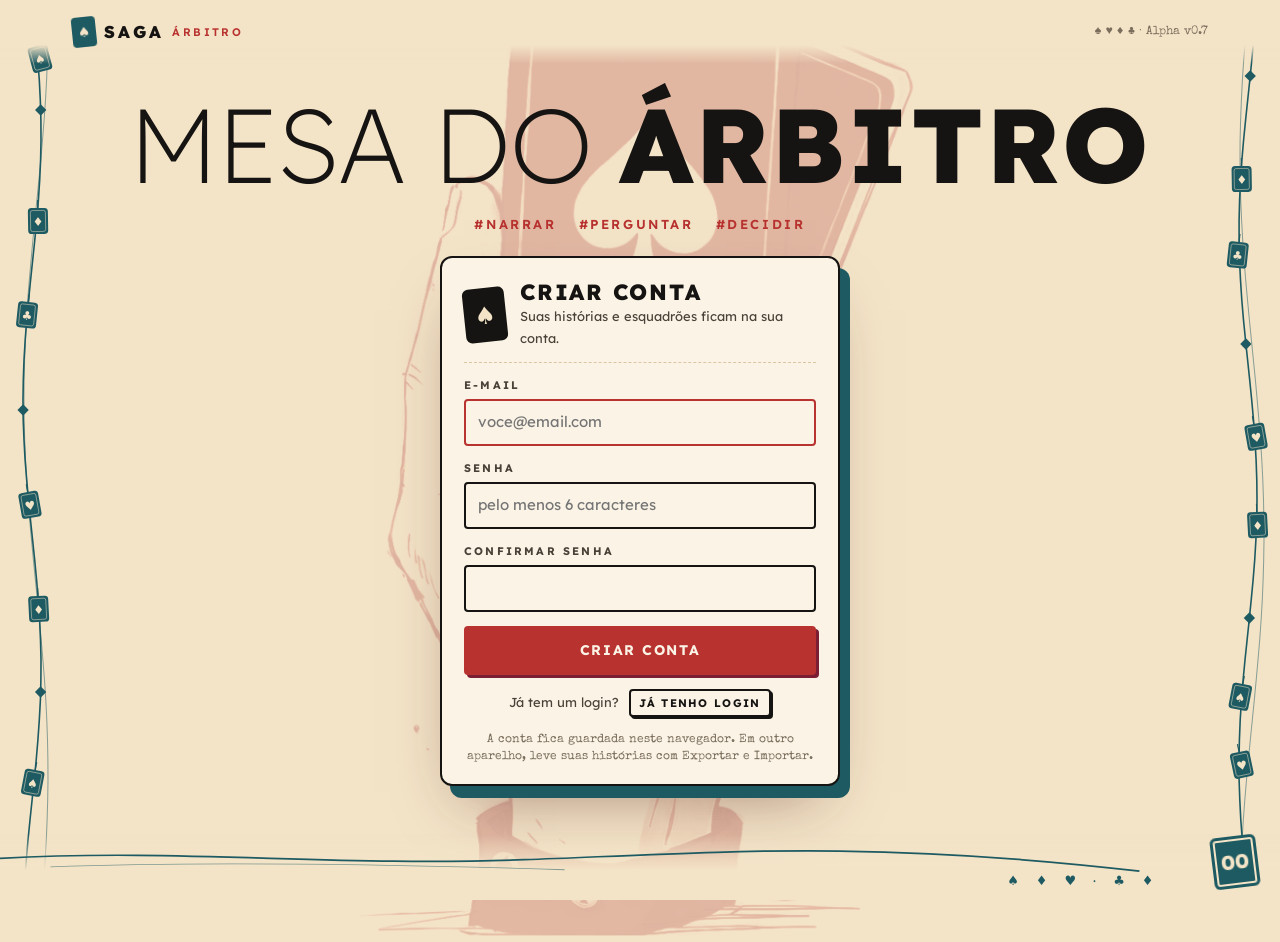
<file: saga-arbitro/index.html>
<!doctype html>
<html lang="pt-BR">
<head>
  <meta charset="utf-8">
  <meta name="viewport" content="width=device-width, initial-scale=1">
  <title>SAGA · Mesa do Árbitro</title>
  <meta name="description" content="Caderno do Árbitro de SAGA: histórias em cinco batidas e esquadrões montados a partir dos Moldes.">
  <link rel="preconnect" href="https://fonts.googleapis.com">
  <link rel="preconnect" href="https://fonts.gstatic.com" crossorigin>
  <link href="https://fonts.googleapis.com/css2?family=Lexend:wght@200;300;400;500;600;700;800&family=Special+Elite&display=swap" rel="stylesheet">
  <link rel="stylesheet" href="styles.css">
  <link rel="icon" href="data:image/svg+xml,%3Csvg xmlns='http://www.w3.org/2000/svg' viewBox='0 0 32 32'%3E%3Crect x='4' y='2' width='24' height='28' rx='4' fill='%231d5a62'/%3E%3Ctext x='16' y='22' font-size='16' text-anchor='middle' fill='%23f3e3c7'%3E%E2%99%A0%3C/text%3E%3C/svg%3E">
</head>
<body>
  <div class="vinha vinha--esq" aria-hidden="true"></div>
  <div class="vinha vinha--dir" aria-hidden="true"></div>

  <header class="topo">
    <a class="marca" href="#inicio" aria-label="Voltar pra entrada">
      <span class="marca__carta">♠</span>
      <span class="marca__nome">SAGA</span>
      <span class="marca__sub">Árbitro</span>
    </a>
    <nav class="topo__nav" id="topo-nav"></nav>
    <div class="topo__usuario" id="topo-usuario"></div>
    <span class="topo__versao">♠ ♥ ♦ ♣ · Alpha v0.7</span>
  </header>

  <main id="app" tabindex="-1"></main>

  <footer class="rodape" aria-hidden="true">
    <svg class="rodape__onda" viewBox="0 0 1200 70" preserveAspectRatio="none">
      <path d="M0 34 C 180 20, 330 46, 520 36 S 860 8, 1130 52" fill="none" stroke="currentColor" stroke-width="2.4"/>
      <path d="M50 46 C 200 38, 380 42, 560 50" fill="none" stroke="currentColor" stroke-width="1.2" opacity=".55"/>
    </svg>
    <span class="rodape__secao" id="rodape-secao">ENTRADA</span>
    <span class="rodape__naipes">♠ ♦ ♥ · ♣ ♦</span>
    <span class="rodape__pagina" id="rodape-pagina">01</span>
  </footer>

  <div class="toast" id="toast" role="status" aria-live="polite"></div>
  <div id="modal-raiz"></div>

  <script src="moldes.js"></script>
  <script src="app.js"></script>
</body>
</html>
</file>
<file: saga-arbitro/styles.css>
/* SAGA · Mesa do Árbitro
   Paleta tirada dos livros: papel pastel, tinta preta, verde-petróleo dos cartões,
   vinho das etiquetas e o vermelho da mão da capa. */
:root {
  --papel: #f3e3c7;
  --papel-2: #fbf4e6;
  --papel-3: #ead6b4;
  --tinta: #161412;
  --tinta-2: #4a4238;
  --apagado: #7a6d5c;
  --petroleo: #1d5a62;
  --petroleo-claro: #d6e5e2;
  --vinho: #7b1e34;
  --vermelho: #b8322f;
  --vermelho-claro: #e9b9a6;
  --tracejado: #d9c6a3;
  --sombra: 6px 6px 0 var(--petroleo);
  --raio: 4px;
  --lateral: 64px;
  --topo: 64px;
  --rodape: 66px;
}

* { box-sizing: border-box; }
html { -webkit-text-size-adjust: 100%; }
body {
  margin: 0;
  min-height: 100vh;
  background: var(--papel);
  color: var(--tinta);
  font-family: "Lexend", system-ui, sans-serif;
  font-size: 15px;
  line-height: 1.5;
  overflow-x: hidden;
}
button, input, select, textarea { font: inherit; color: inherit; }
button { cursor: pointer; }
a { color: inherit; }
:focus-visible { outline: 2px solid var(--vermelho); outline-offset: 2px; }
.mono { font-family: "Special Elite", ui-monospace, monospace; }
.sr { position: absolute; width: 1px; height: 1px; overflow: hidden; clip: rect(0 0 0 0); }

/* ---------- moldura: topo, vinhas, rodapé ---------- */
.topo {
  position: fixed; inset: 0 0 auto 0; height: var(--topo); z-index: 30;
  display: flex; align-items: center; gap: 24px;
  padding: 0 calc(var(--lateral) + 8px);
  background: linear-gradient(var(--papel) 70%, rgba(243,227,199,0));
}
.marca { display: flex; align-items: center; gap: 8px; text-decoration: none; }
.marca__carta {
  display: grid; place-items: center; width: 24px; height: 30px; border-radius: 4px;
  background: var(--petroleo); color: var(--papel); font-size: 14px; transform: rotate(-6deg);
}
.marca__nome { font-weight: 800; letter-spacing: .18em; font-size: 17px; }
.marca__sub { font-size: 11px; letter-spacing: .22em; text-transform: uppercase; color: var(--vermelho); font-weight: 600; }
.topo__nav { display: flex; gap: 4px; margin-left: auto; flex-wrap: wrap; }
.topo__nav a {
  text-decoration: none; font-size: 12px; font-weight: 600; letter-spacing: .16em; text-transform: uppercase;
  padding: 6px 10px; border-radius: 3px; color: var(--tinta-2);
}
.topo__nav a:hover { color: var(--tinta); background: var(--papel-3); }
.topo__nav a[aria-current="page"] { color: var(--papel); background: var(--tinta); }
.topo__versao { font-family: "Special Elite", monospace; font-size: 12px; color: var(--apagado); white-space: nowrap; }

.vinha { position: fixed; top: 0; bottom: 0; width: var(--lateral); z-index: 5; pointer-events: none; color: var(--petroleo); }
.vinha--esq { left: 0; }
.vinha--dir { right: 0; }
.vinha svg { width: 100%; height: 100%; display: block; }
.vinha .ficha { animation: balanca 6s ease-in-out infinite; transform-box: fill-box; transform-origin: 50% 0%; }
@keyframes balanca { 0%,100% { rotate: -4deg; } 50% { rotate: 4deg; } }
@media (prefers-reduced-motion: reduce) { .vinha .ficha, .entrada__voo span, .selo__anel { animation: none !important; } }

.rodape {
  position: fixed; left: 0; right: 0; bottom: 0; height: var(--rodape); z-index: 20; pointer-events: none;
  color: var(--petroleo);
  background: linear-gradient(rgba(243,227,199,0), var(--papel) 55%);
}
.rodape__onda { position: absolute; left: 0; right: 70px; bottom: 16px; width: calc(100% - 70px); height: 50px; }
.rodape__secao {
  position: absolute; left: calc(var(--lateral) + 40px); bottom: 10px;
  font-size: 11px; font-weight: 700; letter-spacing: .32em;
}
.rodape__naipes { position: absolute; right: 120px; bottom: 10px; font-size: 13px; letter-spacing: .5em; }
.rodape__pagina {
  position: absolute; right: 22px; bottom: 12px; width: 46px; height: 52px;
  display: grid; place-items: center; border-radius: 6px;
  background: var(--petroleo); color: var(--papel); font-weight: 800; font-size: 20px;
  box-shadow: inset 0 0 0 3px var(--petroleo), inset 0 0 0 5px var(--papel);
  transform: rotate(-7deg);
}

#app {
  min-height: 100vh;
  padding: calc(var(--topo) + 20px) calc(var(--lateral) + 24px) calc(var(--rodape) + 40px);
  outline: none;
}

/* ---------- botões e campos ---------- */
.btn {
  display: inline-flex; align-items: center; justify-content: center; gap: 8px;
  border: 2px solid var(--tinta); background: var(--papel-2); color: var(--tinta);
  padding: 9px 16px; border-radius: var(--raio);
  font-size: 13px; font-weight: 700; letter-spacing: .12em; text-transform: uppercase; text-decoration: none;
  box-shadow: 3px 3px 0 var(--tinta); transition: transform .08s, box-shadow .08s;
}
.btn:hover { transform: translate(-1px,-1px); box-shadow: 4px 4px 0 var(--tinta); }
.btn:active { transform: translate(2px,2px); box-shadow: 1px 1px 0 var(--tinta); }
.btn--escuro { background: var(--tinta); color: var(--papel); }
.btn--vermelho { background: var(--vermelho); border-color: var(--vermelho); color: var(--papel-2); box-shadow: 3px 3px 0 var(--vinho); }
.btn--vermelho:hover { box-shadow: 4px 4px 0 var(--vinho); }
.btn--petroleo { background: var(--petroleo); border-color: var(--petroleo); color: var(--papel-2); box-shadow: 3px 3px 0 var(--tinta); }
.btn--leve { border-color: transparent; box-shadow: none; background: transparent; padding: 6px 10px; }
.btn--leve:hover { background: var(--papel-3); box-shadow: none; transform: none; }
.btn--mini { padding: 4px 8px; font-size: 11px; box-shadow: 2px 2px 0 var(--tinta); }
.btn[disabled] { opacity: .45; pointer-events: none; }

.campo { display: grid; gap: 6px; }
.campo > span { font-size: 11px; font-weight: 700; letter-spacing: .2em; text-transform: uppercase; color: var(--tinta-2); }
.entrada-texto, .area-texto, .seletor {
  width: 100%; border: 2px solid var(--tinta); background: var(--papel-2); border-radius: var(--raio);
  padding: 10px 12px; outline: none;
}
.entrada-texto:focus, .area-texto:focus, .seletor:focus { border-color: var(--vermelho); }
.area-texto { resize: vertical; min-height: 90px; line-height: 1.6; }

.rotulo-secao {
  display: flex; align-items: baseline; gap: 14px; flex-wrap: wrap;
  margin: 0 0 6px; font-size: 13px; font-weight: 800; letter-spacing: .28em; text-transform: uppercase;
}
.rotulo-secao small { font-weight: 400; letter-spacing: .02em; text-transform: none; font-style: italic; color: var(--apagado); font-size: 14px; }

/* ---------- entrada ---------- */
.entrada {
  position: relative; min-height: calc(100vh - var(--topo) - var(--rodape) - 60px);
  display: grid; grid-template-rows: auto auto 1fr; justify-items: center; text-align: center;
}
.entrada__mao {
  position: absolute; left: 50%; top: 52%; translate: -50% -50%;
  width: min(560px, 80vw); opacity: .24; pointer-events: none; user-select: none;
  filter: saturate(1.1);
}
.entrada__titulo {
  position: relative; margin: 8px 0 0; font-size: clamp(40px, 8.2vw, 108px); line-height: 1; letter-spacing: -.01em;
  font-weight: 200; text-transform: uppercase;
}
.entrada__titulo b { font-weight: 800; letter-spacing: .02em; }
.entrada__tags {
  position: relative; margin: 18px 0 0; display: flex; gap: 22px; flex-wrap: wrap; justify-content: center;
  color: var(--vermelho); font-weight: 600; font-size: 13px; letter-spacing: .2em;
}
.entrada__palco { position: relative; display: grid; place-items: center; padding: 26px 0 10px; width: 100%; }
.carta-cta {
  position: relative; width: 230px; aspect-ratio: 5 / 7; border: 0; padding: 14px; border-radius: 16px;
  background: var(--tinta); color: var(--papel);
  box-shadow: 10px 12px 0 var(--petroleo), 0 30px 60px -20px rgba(80, 30, 20, .55);
  transform: rotate(-4deg); transition: transform .25s cubic-bezier(.2,.8,.2,1.2), box-shadow .25s;
  text-align: center;
}
.carta-cta:hover { transform: rotate(0deg) translateY(-8px) scale(1.03); box-shadow: 14px 18px 0 var(--vermelho), 0 40px 70px -24px rgba(80, 30, 20, .6); }
.carta-cta__moldura {
  position: absolute; inset: 12px; border: 1.5px solid rgba(243,227,199,.55); border-radius: 10px;
  display: grid; grid-template-rows: auto 1fr auto; padding: 14px 10px;
}
.carta-cta__canto { font-size: 14px; font-weight: 800; text-align: left; line-height: 1; }
.carta-cta__canto--b { text-align: right; transform: rotate(180deg); }
.carta-cta__miolo { display: grid; place-content: center; gap: 10px; }
.carta-cta__naipe { font-size: 64px; line-height: 1; color: var(--papel); }
.carta-cta__texto { font-size: 19px; font-weight: 800; letter-spacing: .1em; text-transform: uppercase; line-height: 1.15; }
.carta-cta__sub { font-family: "Special Elite", monospace; font-size: 12px; color: var(--vermelho-claro); }
.entrada__voo { position: absolute; right: 18%; top: 4%; color: var(--vermelho); font-size: 20px; }
.entrada__voo span { display: inline-block; animation: flutua 5s ease-in-out infinite; margin: 0 4px; }
.entrada__voo span:nth-child(2) { animation-delay: .7s; font-size: 15px; }
.entrada__voo span:nth-child(3) { animation-delay: 1.3s; font-size: 24px; }
.entrada__voo span:nth-child(4) { animation-delay: 2s; font-size: 14px; }
@keyframes flutua { 0%,100% { transform: translateY(0) rotate(-8deg); } 50% { transform: translateY(-10px) rotate(8deg); } }
.entrada__contador {
  position: fixed; left: calc(var(--lateral) + 40px); bottom: 46px; z-index: 21;
  font-size: 11px; font-weight: 700; letter-spacing: .2em;
}
.entrada__contador b { color: var(--tinta); }
.entrada__contador span { color: var(--apagado); }
.selo {
  position: fixed; right: calc(var(--lateral) + 30px); bottom: 92px; width: 108px; height: 108px; z-index: 21;
  display: grid; place-items: center; color: var(--papel-2);
}
.selo__fundo { position: absolute; inset: 0; color: var(--vermelho); }
.selo__anel { position: absolute; inset: 0; animation: gira 22s linear infinite; }
@keyframes gira { to { rotate: 360deg; } }
.selo__miolo { position: relative; font-size: 28px; }

/* ---------- login ---------- */
.topo__usuario { display: flex; align-items: center; gap: 8px; min-width: 0; }
.topo__usuario:empty { display: none; }
.topo__email { font-size: 12px; color: var(--tinta-2); max-width: 200px; overflow: hidden; text-overflow: ellipsis; white-space: nowrap; }
.login {
  position: relative; width: min(400px, 100%); display: grid; gap: 14px; text-align: left;
  background: var(--papel-2); border: 2px solid var(--tinta); border-radius: 12px; padding: 22px 22px 18px;
  box-shadow: 10px 12px 0 var(--petroleo), 0 30px 60px -24px rgba(80, 30, 20, .5);
}
.login__cabeca { display: flex; gap: 14px; align-items: center; padding-bottom: 12px; border-bottom: 1.5px dashed var(--tracejado); }
.login__naipe {
  display: grid; place-items: center; width: 42px; height: 54px; flex: none; border-radius: 6px;
  background: var(--tinta); color: var(--papel); font-size: 24px; transform: rotate(-6deg);
}
.login__cabeca strong { display: block; font-size: 22px; font-weight: 800; letter-spacing: .08em; text-transform: uppercase; line-height: 1.1; }
.login__cabeca small { color: var(--tinta-2); font-size: 13px; }
.login__erro { margin: 0; min-height: 1.2em; color: var(--vermelho); font-weight: 600; font-size: 13px; }
.login__erro:empty { display: none; }
.login__enviar { width: 100%; padding: 12px; font-size: 14px; }
.login__troca { display: flex; gap: 10px; align-items: center; justify-content: center; flex-wrap: wrap; font-size: 13px; color: var(--tinta-2); }
.login__nota { margin: 0; font-family: "Special Elite", monospace; font-size: 11.5px; color: var(--apagado); text-align: center; }
.entrada--login .entrada__palco { padding-top: 22px; }

/* ---------- lista de histórias ---------- */
.pagina { max-width: 1120px; margin: 0 auto; }
.pagina__cabeca { display: flex; align-items: end; gap: 16px; flex-wrap: wrap; margin: 6px 0 26px; }
.pagina__titulo { margin: 0; font-size: clamp(32px, 5vw, 56px); font-weight: 200; text-transform: uppercase; line-height: 1; }
.pagina__titulo b { font-weight: 800; }
.pagina__acoes { margin-left: auto; display: flex; gap: 10px; flex-wrap: wrap; }

.grade-historias { display: grid; grid-template-columns: repeat(auto-fill, minmax(260px, 1fr)); gap: 22px; }
.ficha-historia {
  position: relative; text-align: left; border: 2px solid var(--tinta); border-radius: 8px; background: var(--papel-2);
  padding: 18px 18px 14px; box-shadow: var(--sombra); display: grid; gap: 10px; text-decoration: none;
  transition: transform .12s;
}
.ficha-historia:hover { transform: translate(-2px, -2px); }
.ficha-historia h3 { margin: 0; font-size: 20px; font-weight: 800; line-height: 1.2; padding-right: 30px; }
.ficha-historia__meta { display: flex; gap: 14px; font-size: 12px; color: var(--tinta-2); flex-wrap: wrap; }
.ficha-historia__naipe { position: absolute; right: 14px; top: 12px; font-size: 22px; color: var(--vermelho); }
.ficha-historia__rodape { display: flex; justify-content: space-between; align-items: center; border-top: 1.5px dashed var(--tracejado); padding-top: 10px; }
.ficha-historia__data { font-family: "Special Elite", monospace; font-size: 12px; color: var(--apagado); }
.ficha-nova { text-decoration: none;
  border: 2px dashed var(--tinta-2); border-radius: 8px; background: transparent; min-height: 170px;
  display: grid; place-content: center; gap: 6px; text-align: center; color: var(--tinta-2);
  font-weight: 700; letter-spacing: .14em; text-transform: uppercase; font-size: 13px;
}
.ficha-nova:hover { background: var(--papel-3); color: var(--tinta); }
.ficha-nova big { font-size: 40px; font-weight: 200; line-height: 1; }
.vazio { text-align: center; color: var(--tinta-2); padding: 30px 10px; }

/* ---------- modal ---------- */
.modal-fundo {
  position: fixed; inset: 0; z-index: 60; background: rgba(22, 20, 18, .5);
  display: grid; place-items: center; padding: 16px; animation: aparece .15s ease-out;
}
@keyframes aparece { from { opacity: 0; } }
.modal {
  width: min(640px, 100%); max-height: calc(100vh - 32px); overflow: auto;
  background: var(--papel); border: 2px solid var(--tinta); border-radius: 10px; box-shadow: 8px 8px 0 var(--tinta);
  padding: 26px;
}
.modal h2 { margin: 0 0 4px; font-size: 26px; font-weight: 800; text-transform: uppercase; letter-spacing: .04em; }
.modal p.sub { margin: 0 0 18px; color: var(--tinta-2); }
.modal__acoes { display: flex; gap: 10px; justify-content: flex-end; margin-top: 20px; flex-wrap: wrap; }
.escolhas { display: grid; grid-template-columns: 1fr 1fr; gap: 16px; }
.escolha {
  text-align: left; border: 2px solid var(--tinta); border-radius: 10px; background: var(--papel-2); padding: 18px;
  box-shadow: 5px 5px 0 var(--petroleo); display: grid; gap: 8px; align-content: start;
}
.escolha:hover { transform: translate(-2px, -2px); box-shadow: 7px 7px 0 var(--vermelho); }
.escolha__naipe { font-size: 32px; line-height: 1; color: var(--vermelho); }
.escolha strong { font-size: 18px; font-weight: 800; text-transform: uppercase; letter-spacing: .06em; }
.escolha span { font-size: 13px; color: var(--tinta-2); }

/* ---------- cabeçalho da história ---------- */
.historia-topo { display: flex; align-items: center; gap: 14px; flex-wrap: wrap; margin-bottom: 18px; }
.historia-topo__nome {
  flex: 1 1 280px; min-width: 0; border: 0; border-bottom: 2px solid transparent; background: transparent;
  font-size: clamp(28px, 4.4vw, 48px); font-weight: 800; text-transform: uppercase; letter-spacing: .01em; padding: 0; line-height: 1.1;
}
.historia-topo__nome:hover { border-bottom-color: var(--tracejado); }
.historia-topo__nome:focus { outline: none; border-bottom-color: var(--vermelho); }
.abas { display: inline-flex; border: 2px solid var(--tinta); border-radius: 6px; overflow: hidden; background: var(--papel-2); }
.abas a, .abas button {
  border: 0; background: transparent; padding: 9px 16px; text-decoration: none;
  font-size: 12px; font-weight: 700; letter-spacing: .18em; text-transform: uppercase;
}
.abas a + a, .abas button + button { border-left: 2px solid var(--tinta); }
.abas [aria-current="page"], .abas [aria-pressed="true"] { background: var(--tinta); color: var(--papel); }
.salvo { font-family: "Special Elite", monospace; font-size: 12px; color: var(--apagado); min-width: 90px; }

/* ---------- cinco batidas ---------- */
.batidas { display: grid; gap: 18px; counter-reset: batida; }
.batida {
  display: grid; grid-template-columns: 72px 1fr auto; gap: 0; border: 2px solid var(--tinta); border-radius: 6px;
  background: var(--papel-2); box-shadow: var(--sombra); overflow: hidden;
}
.batida__num {
  background: var(--tinta); color: var(--papel); display: grid; place-content: center; text-align: center; gap: 2px;
  font-size: 30px; font-weight: 800;
}
.batida__num small { font-size: 16px; color: var(--vermelho-claro); }
.batida__corpo { padding: 12px 16px 14px; display: grid; gap: 6px; }
.batida__titulo { display: flex; gap: 10px; align-items: baseline; flex-wrap: wrap; }
.batida__titulo strong { font-size: 15px; font-weight: 800; letter-spacing: .2em; text-transform: uppercase; }
.batida__titulo em { color: var(--apagado); font-size: 13px; }
.batida .area-texto { border-width: 0; border-top: 1.5px dashed var(--tracejado); border-radius: 0; padding: 8px 0 0; background: transparent; min-height: 70px; }
.batida__marca { display: grid; grid-template-rows: 1fr 1fr; border-left: 2px solid var(--tinta); }
.batida__marca button {
  width: 54px; border: 0; background: var(--papel-2); font-size: 22px; font-weight: 800; color: var(--tinta-2);
}
.batida__marca button + button { border-top: 2px solid var(--tinta); }
.batida__marca button[aria-pressed="true"].mais { background: var(--petroleo); color: var(--papel); }
.batida__marca button[aria-pressed="true"].menos { background: var(--vermelho); color: var(--papel); }
.placar {
  margin-top: 26px; border: 2px solid var(--tinta); border-radius: 6px; background: var(--petroleo-claro);
  padding: 16px 18px; display: grid; grid-template-columns: auto 1fr; gap: 6px 18px; align-items: center;
}
.placar__conta { font-size: 26px; font-weight: 800; white-space: nowrap; }
.placar__conta .m { color: var(--petroleo); }
.placar__conta .n { color: var(--vermelho); }
.placar p { margin: 0; }
.notas-livres .area-texto {
  min-height: 60vh; font-size: 16px; line-height: 1.8;
  background:
    linear-gradient(var(--papel-2) 0 0) padding-box,
    var(--papel-2);
  background-image: repeating-linear-gradient(transparent 0 28.4px, var(--tracejado) 28.4px 29.8px);
  background-position: 0 10px; box-shadow: var(--sombra); border-radius: 6px;
}
.preparo { margin-top: 30px; display: grid; grid-template-columns: repeat(auto-fit, minmax(240px, 1fr)); gap: 16px; }
.dica {
  border-left: 4px solid var(--vermelho); padding: 6px 12px; font-size: 13px; color: var(--tinta-2); background: rgba(251,244,230,.6);
}
.dica b { color: var(--tinta); letter-spacing: .14em; font-size: 11px; text-transform: uppercase; display: block; }

/* ---------- esquadrões ---------- */
.grade-esquadroes { display: grid; grid-template-columns: repeat(auto-fill, minmax(300px, 1fr)); gap: 22px; }
.ficha-esq { border: 2px solid var(--tinta); border-radius: 8px; background: var(--papel-2); box-shadow: var(--sombra); overflow: hidden; display: grid; }
.ficha-esq__cabeca { background: var(--tinta); color: var(--papel); padding: 12px 16px; display: flex; justify-content: space-between; gap: 10px; align-items: center; }
.ficha-esq__cabeca strong { font-size: 16px; font-weight: 800; letter-spacing: .12em; text-transform: uppercase; overflow-wrap: anywhere; }
.ficha-esq__cabeca span { font-family: "Special Elite", monospace; font-size: 12px; color: var(--vermelho-claro); white-space: nowrap; }
.ficha-esq ul { list-style: none; margin: 0; padding: 10px 16px; display: grid; gap: 4px; }
.ficha-esq li { display: flex; justify-content: space-between; gap: 10px; font-size: 14px; border-bottom: 1.5px dashed var(--tracejado); padding: 4px 0; }
.ficha-esq li:last-child { border-bottom: 0; }
.ficha-esq__acoes { display: flex; gap: 8px; padding: 10px 16px 14px; flex-wrap: wrap; }

.editor-cabeca {
  display: grid; grid-template-columns: 1fr auto auto; gap: 16px; align-items: end; margin-bottom: 18px;
  border: 2px solid var(--tinta); border-radius: 8px; padding: 16px; background: var(--papel-2); box-shadow: var(--sombra);
}
.editor-cabeca .entrada-texto { font-size: 20px; font-weight: 700; }
.contador { display: inline-flex; align-items: center; border: 2px solid var(--tinta); border-radius: var(--raio); background: var(--papel-2); }
.contador button { border: 0; background: transparent; width: 36px; height: 40px; font-size: 18px; font-weight: 700; }
.contador button:hover { background: var(--papel-3); }
.contador output { min-width: 34px; text-align: center; font-weight: 800; font-size: 18px; }
.barra-salvar {
  position: sticky; top: calc(var(--topo) + 4px); z-index: 15; display: flex; gap: 12px; align-items: center; flex-wrap: wrap;
  padding: 10px 14px; margin-bottom: 22px; border-radius: 8px; background: var(--tinta); color: var(--papel);
}
.barra-salvar__estado { font-family: "Special Elite", monospace; font-size: 13px; }
.barra-salvar__estado.sujo { color: #ffb19c; }
.barra-salvar .btn { box-shadow: none; }
.barra-salvar__fim { margin-left: auto; display: flex; gap: 10px; flex-wrap: wrap; }
.barra-salvar .btn--leve { color: var(--papel); }
.barra-salvar .btn--leve:hover { background: rgba(255,255,255,.1); }
.lista-oponentes { display: grid; grid-template-columns: repeat(auto-fill, minmax(330px, 1fr)); gap: 24px 22px; align-items: start; }
.lista-oponentes > .adicionar-grande { grid-column: 1 / -1; }

/* ---------- cartão de molde (estilo do Livro de Oponentes) ---------- */
.cartao {
  border: 2px solid var(--tinta); background: var(--papel-2); box-shadow: var(--sombra);
  display: grid; align-content: start; min-width: 0;
}
.cartao__cabeca {
  background: var(--tinta); color: var(--papel); padding: 9px 12px; display: flex; align-items: center; gap: 10px; min-width: 0;
}
.cartao__num { font-weight: 800; font-size: 15px; padding: 1px 6px; background: var(--papel); color: var(--tinta); border-radius: 2px; }
.cartao__nome { font-weight: 800; letter-spacing: .2em; text-transform: uppercase; font-size: 15px; min-width: 0; overflow-wrap: anywhere; }
.cartao__nome-input {
  flex: 1 1 auto; min-width: 0; border: 0; border-bottom: 1.5px dashed rgba(243,227,199,.5); background: transparent; color: var(--papel);
  font-weight: 800; letter-spacing: .16em; text-transform: uppercase; font-size: 16px; padding: 2px 0;
}
.cartao__nome-input:focus { outline: none; border-bottom-color: var(--vermelho-claro); }
.pos { margin-left: auto; font-size: 10.5px; font-weight: 700; letter-spacing: .2em; padding: 3px 8px; border-radius: 2px; text-transform: uppercase; white-space: nowrap; }
.pos--frente { background: var(--vinho); color: #f6dfe3; }
.pos--meio { background: var(--petroleo); color: var(--papel); }
.pos--tras { background: #3d3a36; color: var(--papel); }
.cartao__resumo { background: var(--petroleo-claro); padding: 4px 12px; font-size: 13px; font-weight: 600; font-style: italic; border-bottom: 2px solid var(--tinta); }
.cartao__info { padding: 8px 12px 2px; font-size: 13px; display: grid; gap: 3px; }
.cartao__info b { font-size: 10px; letter-spacing: .22em; text-transform: uppercase; color: var(--petroleo); margin-right: 8px; }
.cartao__pecas { padding: 6px 12px 10px; display: grid; }
.linha {
  display: grid; grid-template-columns: 84px 1fr auto; gap: 10px; align-items: start; padding: 7px 0;
  border-bottom: 1.5px dashed var(--tracejado); font-size: 13.5px;
}
.linha:last-child { border-bottom: 0; }
.linha--especial { background: var(--petroleo-claro); margin: 6px -12px -10px; padding: 9px 12px 12px; border-top: 2px solid var(--tinta); border-bottom: 0; }
.tag {
  display: inline-block; text-align: center; font-size: 9.5px; font-weight: 700; letter-spacing: .16em; text-transform: uppercase;
  padding: 3px 4px; border-radius: 2px; background: var(--tinta); color: var(--papel); margin-top: 2px;
}
.tag--especial { background: var(--petroleo); }
.tier-chip {
  font-size: 9.5px; font-weight: 700; letter-spacing: .14em; padding: 2px 5px; border: 1.5px solid var(--petroleo); color: var(--petroleo);
  background: var(--papel-2); white-space: nowrap; margin-top: 2px;
}
.linha__nome { font-weight: 700; }
.linha__nota { font-style: italic; color: var(--apagado); }
.linha__parase { display: block; margin-top: 4px; font-weight: 700; }
.n-caido, .n-atordoado, .n-ardendo, .n-exposto { font-weight: 700; color: var(--petroleo); }
.n-ardendo { color: var(--vermelho); }
.n-roubo { font-weight: 700; color: var(--vinho); }
body.na-entrada .rodape__secao { display: none; }
.dano {
  display: inline-grid; place-items: center; min-width: 20px; height: 20px; padding: 0 4px; border-radius: 3px;
  background: var(--tinta); color: var(--papel); font-weight: 800; font-size: 12px; vertical-align: 1px;
}
.dano--num { background: var(--vermelho); }
.peca-input {
  border: 0; border-bottom: 1.5px dashed var(--tracejado); background: transparent; font-weight: 700; padding: 0 0 1px;
  width: auto; max-width: 100%;
}
.peca-input:focus { outline: none; border-bottom-color: var(--vermelho); }

/* cartão no editor */
.oponente { position: relative; }
.icone-btn {
  width: 30px; height: 30px; display: grid; place-items: center; border: 2px solid var(--tinta); border-radius: var(--raio);
  background: var(--papel-2); font-size: 14px; font-weight: 800; line-height: 1;
}
.icone-btn:hover { background: var(--papel-3); }
.icone-btn[disabled] { opacity: .3; pointer-events: none; }
.controles {
  display: flex; flex-wrap: wrap; gap: 14px 22px; align-items: center; padding: 12px; border-bottom: 2px solid var(--tinta); background: var(--papel);
}
.controle { display: grid; gap: 4px; }
.controle > span { font-size: 10px; font-weight: 700; letter-spacing: .22em; text-transform: uppercase; color: var(--tinta-2); }
.segmentos { display: inline-flex; border: 2px solid var(--tinta); border-radius: var(--raio); overflow: hidden; background: var(--papel-2); }
.segmentos button { border: 0; background: transparent; padding: 6px 11px; font-size: 12px; font-weight: 700; letter-spacing: .08em; }
.segmentos button + button { border-left: 2px solid var(--tinta); }
.segmentos button[aria-pressed="true"] { background: var(--tinta); color: var(--papel); }
.segmentos--moral button[aria-pressed="true"] { background: var(--vermelho); }
.status { display: flex; gap: 8px; flex-wrap: wrap; margin-left: auto; }
.status__item { border: 2px solid var(--tinta); border-radius: var(--raio); padding: 3px 10px; background: var(--papel-2); text-align: center; line-height: 1.1; }
.status__item b { display: block; font-size: 18px; font-weight: 800; }
.status__item small { font-size: 9.5px; letter-spacing: .2em; text-transform: uppercase; color: var(--tinta-2); }
.status__item--vida b { color: var(--vermelho); }
.oponente__extra { display: grid; grid-template-columns: 1fr 1fr; gap: 10px; padding: 10px 12px 0; }
.oponente__extra input { border: 0; border-bottom: 1.5px dashed var(--tracejado); background: transparent; padding: 3px 0; width: 100%; font-size: 13.5px; }
.oponente__extra input:focus { outline: none; border-bottom-color: var(--vermelho); }
.oponente__extra label > span { font-size: 10px; letter-spacing: .22em; font-weight: 700; color: var(--petroleo); text-transform: uppercase; }
.checa { display: inline-flex; gap: 6px; align-items: center; font-size: 12px; font-weight: 600; }
.checa input { accent-color: var(--vermelho); width: 16px; height: 16px; }
.escondidas { padding: 4px 12px 10px; font-size: 12px; color: var(--apagado); font-style: italic; }
.adicionar-grande {
  width: 100%; border: 2px dashed var(--tinta-2); border-radius: 8px; background: transparent; padding: 26px;
  font-weight: 700; letter-spacing: .16em; text-transform: uppercase; color: var(--tinta-2); font-size: 14px;
}
.adicionar-grande:hover { background: var(--papel-3); color: var(--tinta); }

/* cola do mestre */
.cola { margin-bottom: 26px; border: 2px solid var(--tinta); border-radius: 8px; background: var(--petroleo-claro); box-shadow: 4px 4px 0 var(--tinta); }
.cola summary { cursor: pointer; display: flex; gap: 12px; align-items: baseline; flex-wrap: wrap; padding: 10px 16px; list-style: none; }
.cola summary::-webkit-details-marker { display: none; }
.cola summary::before { content: "▸"; color: var(--petroleo); font-weight: 800; transition: rotate .15s; }
.cola[open] summary::before { rotate: 90deg; }
.cola summary span { font-size: 13px; font-weight: 800; letter-spacing: .24em; text-transform: uppercase; }
.cola summary small { font-style: italic; color: var(--tinta-2); font-size: 13px; }
.cola__corpo { display: grid; grid-template-columns: minmax(0, 1fr) minmax(0, 1.3fr); gap: 0; border-top: 2px solid var(--tinta); background: var(--papel-2); border-radius: 0 0 6px 6px; }
.cola__corpo section { padding: 12px 16px 14px; min-width: 0; }
.cola__corpo section + section { border-left: 2px dashed var(--tracejado); }
.cola h3 { margin: 0 0 4px; font-size: 11px; font-weight: 800; letter-spacing: .24em; text-transform: uppercase; color: var(--petroleo); }
.cola__nota { margin: 0 0 8px; font-size: 12px; color: var(--tinta-2); }
.cola__nota b { color: var(--tinta); }
.cola ul { list-style: none; margin: 0; padding: 0; display: grid; gap: 0; }
.cola__naipes li { display: grid; grid-template-columns: 86px 1fr; gap: 10px; padding: 5px 0; font-size: 13px; border-top: 1.5px dashed var(--tracejado); }
.cola__especiais { grid-template-columns: repeat(auto-fill, minmax(240px, 1fr)); gap: 10px !important; }
.cola__esp { border: 1.5px solid var(--tinta); border-radius: 6px; padding: 8px 10px; background: var(--papel); font-size: 12.5px; display: grid; gap: 4px; }
.cola__esp p { margin: 0; }
.cola__esp-topo { display: flex; gap: 6px 8px; align-items: center; flex-wrap: wrap; }
.cola__esp-topo b { font-size: 13.5px; }
.cola__forma { font-size: 9.5px; font-weight: 700; letter-spacing: .16em; text-transform: uppercase; background: var(--petroleo); color: var(--papel); padding: 2px 6px; border-radius: 2px; }
.cola__dono { margin-left: auto; font-size: 11px; font-style: italic; color: var(--apagado); }
.cola__regra { color: var(--tinta-2); font-size: 12px; }
.cola__regra b { color: var(--tinta); }
.cola__tabela { overflow-x: auto; margin-top: 10px; }
.cola__formas { width: 100%; border-collapse: collapse; font-size: 12.5px; background: var(--papel); border: 1.5px solid var(--tinta); }
.cola__formas th, .cola__formas td { text-align: left; vertical-align: top; padding: 6px 9px; border-top: 1.5px dashed var(--tracejado); }
.cola__formas thead th { background: var(--tinta); color: var(--papel); font-size: 9.5px; font-weight: 700; letter-spacing: .18em; text-transform: uppercase; border-top: 0; }
.cola__formas tbody th { font-weight: 800; white-space: nowrap; color: var(--petroleo); }
.cola__formas td:last-child { color: var(--tinta-2); }
.cola__tabela + .cola__nota { margin: 6px 0 0; }
.cola .apagado { color: var(--apagado); }

/* cartão compacto do esquadrão */
.cartao--compacto { font-size: 13px; }
.cartao--compacto .cartao__cabeca { padding: 7px 10px; gap: 8px; }
.cartao--compacto .cartao__nome-input { font-size: 14px; letter-spacing: .1em; }
.cartao--compacto .pos { font-size: 9.5px; padding: 2px 6px; }
.oponente__barra {
  display: flex; align-items: center; justify-content: space-between; gap: 8px; padding: 4px 6px 4px 10px;
  background: var(--petroleo-claro); border-bottom: 2px solid var(--tinta);
}
.oponente__molde { font-size: 12px; font-weight: 600; font-style: italic; min-width: 0; overflow: hidden; text-overflow: ellipsis; white-space: nowrap; }
.oponente__acoes { display: flex; gap: 4px; flex: none; }
.cartao--compacto .icone-btn { width: 26px; height: 26px; font-size: 13px; border-width: 1.5px; }
.vida-painel { padding: 10px 10px 8px; display: grid; gap: 7px; border-bottom: 2px solid var(--tinta); background: var(--papel-2); }
.vida-painel__conta { display: flex; align-items: center; gap: 8px; flex-wrap: wrap; }
.vida-painel__conta .icone-btn { width: 32px; height: 32px; font-size: 18px; border-width: 2px; }
.vida-painel__num { display: flex; align-items: baseline; gap: 4px; min-width: 70px; justify-content: center; font-variant-numeric: tabular-nums; }
.vida-painel__num b { font-size: 28px; font-weight: 800; color: var(--vermelho); line-height: 1; }
.vida-painel__num span { font-size: 13px; color: var(--tinta-2); font-weight: 600; }
.vida-painel__barra { height: 6px; border-radius: 3px; background: var(--papel-3); overflow: hidden; }
.vida-painel__barra i { display: block; height: 100%; background: var(--vermelho); transition: width .2s; }
.vida-painel__info { display: flex; gap: 6px 14px; flex-wrap: wrap; font-size: 12px; }
.vida-painel__info b { font-size: 9.5px; letter-spacing: .18em; text-transform: uppercase; color: var(--petroleo); margin-right: 3px; }
.vida-painel__info .apagado { color: var(--apagado); }
.selo-estado { margin-left: auto; font-size: 10px; font-weight: 800; letter-spacing: .18em; text-transform: uppercase; padding: 3px 8px; border-radius: 3px; }
.selo-estado--ferido { background: var(--vermelho); color: var(--papel-2); }
.selo-estado--caido { background: var(--tinta); color: var(--papel); }
.oponente--caido .cartao { opacity: .55; box-shadow: 3px 3px 0 var(--tinta-2); }
.oponente--caido .vida-painel__num b { color: var(--tinta-2); }
.cartao--compacto .controles { padding: 8px 10px; gap: 8px 12px; }
.cartao--compacto .segmentos button { padding: 4px 7px; font-size: 11px; }
.cartao--compacto .cartao__info { padding: 6px 10px 0; font-size: 12px; }
.cartao--compacto .cartao__pecas { padding: 4px 10px 8px; }
.cartao--compacto .linha { grid-template-columns: 66px 1fr; gap: 8px; padding: 5px 0; font-size: 12.5px; }
.cartao--compacto .linha--especial { margin: 6px -10px -8px; padding: 7px 10px 9px; }
.cartao--compacto .tag { font-size: 8.5px; letter-spacing: .12em; }
.oponente__mais { border-top: 2px solid var(--tinta); }
.oponente__mais summary { cursor: pointer; padding: 6px 10px; font-size: 10.5px; font-weight: 700; letter-spacing: .18em; text-transform: uppercase; color: var(--petroleo); }
.oponente__mais .oponente__extra { grid-template-columns: 1fr; padding: 0 10px 10px; }

/* ---------- explorador de moldes ---------- */
.explorador {
  position: fixed; inset: 0; z-index: 50; background: var(--papel);
  display: grid; grid-template-columns: 250px 1fr; grid-template-rows: auto 1fr auto;
  animation: sobe .2s ease-out;
}
@keyframes sobe { from { transform: translateY(14px); opacity: 0; } }
.explorador__topo {
  grid-column: 1 / -1; display: flex; gap: 14px; align-items: center; padding: 14px 22px; border-bottom: 2px solid var(--tinta); flex-wrap: wrap;
  background: var(--papel);
}
.explorador__topo h2 { margin: 0; font-size: 22px; font-weight: 800; letter-spacing: .1em; text-transform: uppercase; }
.explorador__topo h2 small { font-weight: 400; font-style: italic; letter-spacing: 0; text-transform: none; color: var(--apagado); font-size: 14px; margin-left: 8px; }
.explorador__busca { margin-left: auto; width: min(280px, 100%); }
.explorador__lado { border-right: 2px solid var(--tinta); overflow: auto; padding: 14px 10px; display: grid; align-content: start; gap: 4px; }
.cat-btn {
  display: grid; grid-template-columns: 30px 1fr; gap: 2px 10px; text-align: left; border: 0; background: transparent;
  border-radius: 6px; padding: 9px 10px;
}
.cat-btn:hover { background: var(--papel-3); }
.cat-btn[aria-pressed="true"] { background: var(--tinta); color: var(--papel); }
.cat-btn b { grid-row: span 2; font-size: 22px; font-weight: 800; line-height: 1; align-self: center; }
.cat-btn strong { font-size: 13px; font-weight: 700; letter-spacing: .12em; text-transform: uppercase; }
.cat-btn small { font-size: 12px; font-style: italic; opacity: .7; }
.cat-btn[aria-pressed="true"] b { color: var(--vermelho-claro); }
.explorador__principal { overflow: auto; padding: 22px 26px 40px; }
.explorador__grade { display: grid; grid-template-columns: repeat(auto-fill, minmax(320px, 1fr)); gap: 26px 24px; }
.explorador__cat-titulo { grid-column: 1 / -1; margin: 10px 0 -8px; display: flex; gap: 14px; align-items: baseline; border-bottom: 3px solid var(--tinta); padding-bottom: 6px; }
.explorador__cat-titulo:first-child { margin-top: 0; }
.explorador__cat-titulo strong { font-size: 22px; font-weight: 800; text-transform: uppercase; letter-spacing: .04em; }
.explorador__cat-titulo em { color: var(--apagado); }
.escolhivel { position: relative; cursor: pointer; transition: transform .1s; }
.escolhivel:hover { transform: translate(-2px, -2px); }
.escolhivel.sel { box-shadow: 6px 6px 0 var(--vermelho); outline: 3px solid var(--vermelho); outline-offset: 2px; }
.escolhivel__marca {
  position: absolute; top: -12px; right: -12px; width: 32px; height: 32px; border-radius: 50%; z-index: 2;
  display: grid; place-items: center; background: var(--papel-2); border: 2px solid var(--tinta); font-weight: 800; font-size: 16px;
}
.escolhivel.sel .escolhivel__marca { background: var(--vermelho); border-color: var(--vermelho); color: var(--papel-2); }
.explorador__pe {
  grid-column: 1 / -1; display: flex; gap: 12px; align-items: center; padding: 12px 22px; border-top: 2px solid var(--tinta);
  background: var(--tinta); color: var(--papel); flex-wrap: wrap;
}
.explorador__pe .btn { box-shadow: none; }
.explorador__pe .fichas-sel { display: flex; gap: 6px; flex-wrap: wrap; flex: 1; min-width: 0; }
.fichinha { font-size: 11px; font-weight: 700; letter-spacing: .1em; text-transform: uppercase; background: var(--papel); color: var(--tinta); border-radius: 3px; padding: 3px 8px; }
.explorador__pe .btn--leve { color: var(--papel); }
.explorador__pe .btn--leve:hover { background: rgba(255,255,255,.1); }

/* ---------- combos prontos ---------- */
.combos-grade { grid-column: 1 / -1; display: grid; grid-template-columns: repeat(auto-fill, minmax(240px, 1fr)); gap: 18px; }
.combo-ficha {
  border: 2px solid var(--tinta); border-radius: 8px; background: var(--papel-2); box-shadow: 5px 5px 0 var(--petroleo);
  cursor: pointer; overflow: hidden; transition: transform .1s, box-shadow .1s;
}
.combo-ficha:hover, .combo-ficha:focus-visible { transform: translate(-2px, -2px); box-shadow: 7px 7px 0 var(--vermelho); }
.combo-ficha__cabeca { background: var(--tinta); color: var(--papel); padding: 9px 12px; display: flex; justify-content: space-between; gap: 8px; }
.combo-ficha__cabeca strong { font-size: 14px; font-weight: 800; letter-spacing: .14em; text-transform: uppercase; }
.combo-ficha__cabeca span { color: var(--vermelho-claro); font-weight: 800; }
.combo-ficha__linha { display: grid; grid-template-columns: 74px 1fr auto; gap: 10px; align-items: center; padding: 7px 12px; font-size: 14px; }
.combo-ficha__linha + .combo-ficha__linha { border-top: 1.5px dashed var(--tracejado); }
.combo-ficha__linha .mono { color: var(--apagado); font-size: 12px; }
.aviso-combo { grid-column: 1 / -1; border-left: 4px solid var(--vermelho); background: var(--papel-2); padding: 10px 14px; font-size: 14px; }
.combo-tela { display: grid; gap: 20px; max-width: 1100px; }
.combo-tela > .btn--leve { justify-self: start; }
.combo-tela__cabeca { display: grid; gap: 10px; border-bottom: 3px solid var(--tinta); padding-bottom: 16px; }
.combo-tela__cabeca h3 { margin: 0; font-size: clamp(28px, 4vw, 42px); font-weight: 800; text-transform: uppercase; line-height: 1; }
.combo-tela__cabeca p { margin: 0; color: var(--tinta-2); }
.combo-tela__enc { font-size: 14px; }
.combo-tela__cabeca .segmentos button[aria-pressed="true"] { background: var(--vermelho); color: var(--papel-2); }
.combo-linhas { display: grid; grid-template-columns: repeat(auto-fill, minmax(340px, 1fr)); gap: 26px 24px; align-items: start; }
.combo-linha { display: grid; gap: 0; min-width: 0; }
.combo-linha--fora .cartao { opacity: .45; }
.combo-linha__barra {
  display: flex; flex-wrap: wrap; gap: 10px 16px; align-items: end; padding: 12px; background: var(--papel-3);
  border: 2px solid var(--tinta); border-bottom: 0; border-radius: 8px 8px 0 0;
}
.combo-linha__papel { align-self: center; font-size: 11px; font-weight: 800; letter-spacing: .2em; text-transform: uppercase; padding: 4px 8px; border-radius: 3px; background: var(--tinta); color: var(--papel); }
.combo-linha__papel--destaque { background: var(--vermelho); }
.combo-linha__papel--extra { background: var(--petroleo); }
.combo-linha .contador button { height: 32px; width: 32px; }
.combo-linha .contador output { font-size: 16px; min-width: 28px; }

/* ---------- toast ---------- */
.toast {
  position: fixed; left: 50%; bottom: 90px; translate: -50% 20px; z-index: 80; opacity: 0; pointer-events: none;
  background: var(--tinta); color: var(--papel); padding: 10px 18px; border-radius: 6px; font-weight: 600; font-size: 14px;
  box-shadow: 4px 4px 0 var(--vermelho); transition: opacity .2s, translate .2s;
}
.toast.on { opacity: 1; translate: -50% 0; }

/* ---------- telas menores ---------- */
@media (max-width: 1000px) {
  :root { --lateral: 0px; }
  .vinha { display: none; }
}
@media (max-width: 760px) {
  :root { --topo: 56px; }
  #app { padding-left: 16px; padding-right: 16px; }
  .topo { padding: 0 16px; gap: 12px; }
  .topo__versao, .marca__sub, .topo__email { display: none; }
  .rodape__secao { left: 16px; }
  .rodape__naipes { display: none; }
  .entrada__contador { left: 16px; }
  .selo { display: none; }
  .selo__miolo { font-size: 20px; }
  .escolhas { grid-template-columns: 1fr; }
  .editor-cabeca { grid-template-columns: 1fr; }
  .batida { grid-template-columns: 48px 1fr auto; }
  .batida__num { font-size: 22px; }
  .linha { grid-template-columns: 70px 1fr; }
  .linha .tier-chip { grid-column: 2; justify-self: start; }
  .oponente__extra { grid-template-columns: 1fr; }
  .status { margin-left: 0; }
  .explorador { grid-template-columns: 1fr; grid-template-rows: auto auto 1fr auto; }
  .explorador__lado { border-right: 0; border-bottom: 2px solid var(--tinta); display: flex; overflow-x: auto; padding: 8px; }
  .cat-btn { grid-template-columns: auto; white-space: nowrap; }
  .cat-btn b, .cat-btn small { display: none; }
  .explorador__principal { padding: 18px 16px 30px; }
  .explorador__grade, .combo-linhas { grid-template-columns: 1fr; }
  .placar { grid-template-columns: 1fr; }
  .cola__corpo { grid-template-columns: 1fr; }
  .cola__corpo section + section { border-left: 0; border-top: 2px dashed var(--tracejado); }
}
.combo-tela__cabeca .controle { justify-self: start; max-width: 100%; }
.combo-tela__cabeca .segmentos { flex-wrap: wrap; }
</file>
